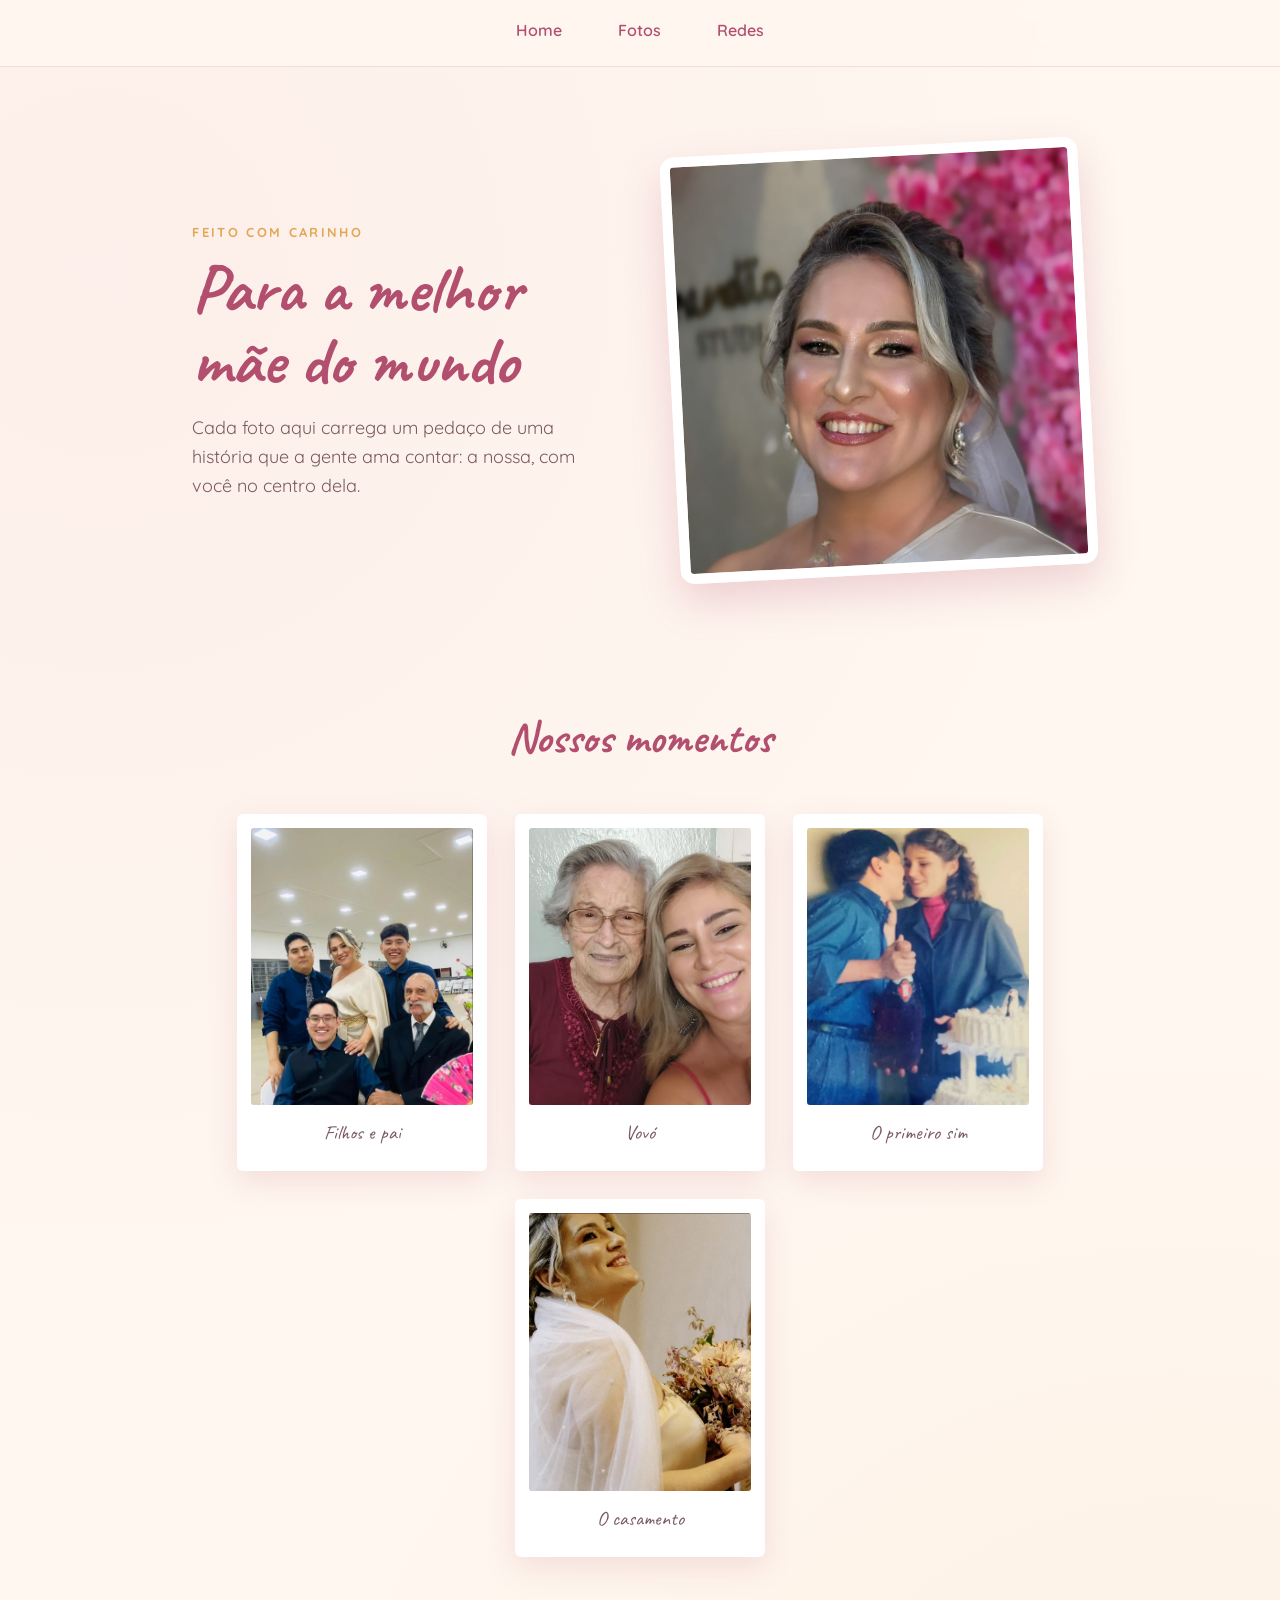
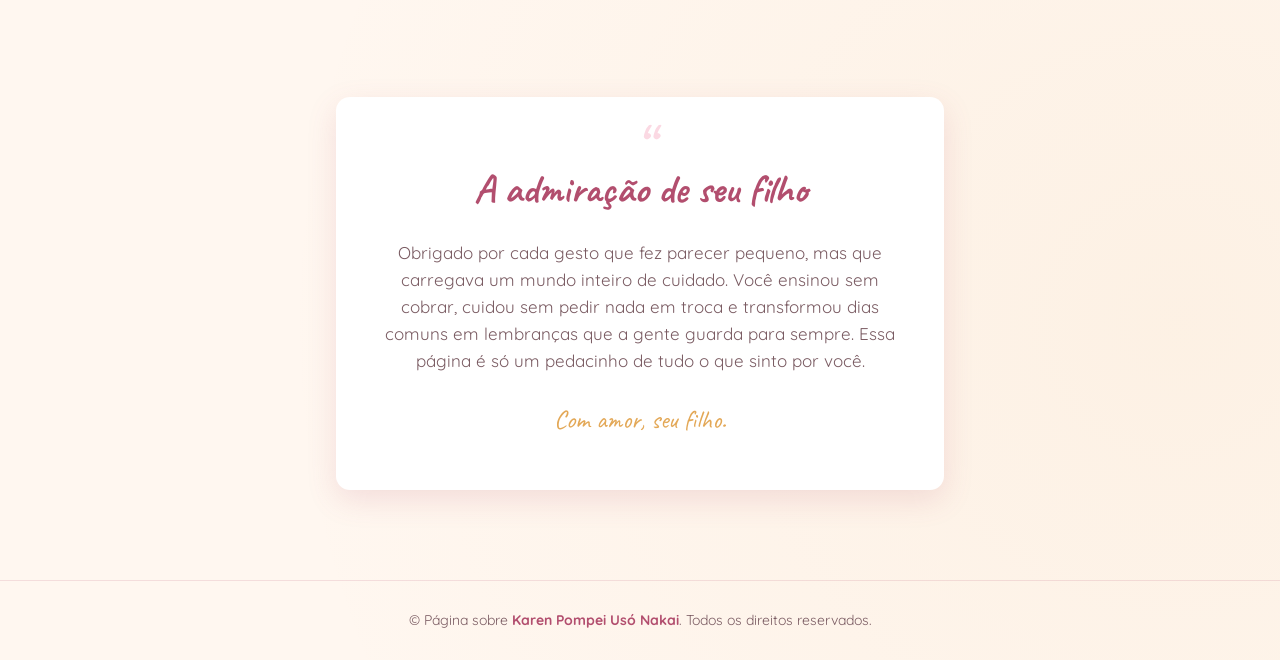
<file: index.html>
<!DOCTYPE html>
<html lang="pt-br">
<head>
    <meta charset="UTF-8">
    <meta name="viewport" content="width=device-width, initial-scale=1.0">
    <title>Para a melhor mãe do mundo — Karen Pompei Usó Nakai</title>
    <meta name="description" content="Uma página feita com carinho para celebrar momentos e homenagear a melhor mãe do mundo.">
    <link rel="stylesheet" href="./styles/style.css">
    <link rel="shortcut icon" href="./assets/favicon.ico" type="image/x-icon">
</head>
<body>
    <header class="cabecalho">
        <nav class="cabecalho_menu">
            <a href="./index.html" class="cabecalho_menu_links">Home</a>
            <a href="./fotos.html" class="cabecalho_menu_links">Fotos</a>
            <a href="./redes.html" class="cabecalho_menu_links">Redes</a>
        </nav>
    </header>

    <main class="conteudo">
        <section class="conteudo_inicio">
            <div class="conteudo_inicio_texto">
                <span class="detalhe">Feito com carinho</span>
                <h1 class="conteudo_inicio_titulo">Para a melhor mãe do mundo</h1>
                <p class="conteudo_inicio_subtitulo">Cada foto aqui carrega um pedaço de uma história que a gente ama contar: a nossa, com você no centro dela.</p>
            </div>
            <div class="conteudo_inicio_foto-wrap">
                <img src="./assets/MaquiagemCasamento.png" alt="Karen arrumada e sorrindo para o casamento" class="conteudo_inicio_foto">
            </div>
        </section>

        <section class="conteudo_momentos">
            <h2 class="conteudo_momentos_titulo">Nossos momentos</h2>
            <div class="conteudo_momentos_linha">
                <figure class="conteudo_momentos_coluna">
                    <img src="./assets/FilhosePai.png" alt="Os filhos com o pai" class="conteudo_momentos_foto">
                    <figcaption class="conteudo_momentos_legenda">Filhos e pai</figcaption>
                </figure>
                <figure class="conteudo_momentos_coluna">
                    <img src="./assets/Avo.png" alt="A avó com a família" class="conteudo_momentos_foto">
                    <figcaption class="conteudo_momentos_legenda">Vovó</figcaption>
                </figure>
                <figure class="conteudo_momentos_coluna">
                    <img src="./assets/PrimeiroCasamento.png" alt="O primeiro casamento" class="conteudo_momentos_foto">
                    <figcaption class="conteudo_momentos_legenda">O primeiro sim</figcaption>
                </figure>
                <figure class="conteudo_momentos_coluna">
                    <img src="./assets/Casamento.png" alt="O casamento" class="conteudo_momentos_foto">
                    <figcaption class="conteudo_momentos_legenda">O casamento</figcaption>
                </figure>
            </div>
        </section>

        <section class="conteudo_dedicatoria">
            <div class="conteudo_dedicatoria_cartao">
                <span class="conteudo_dedicatoria_aspas" aria-hidden="true">&ldquo;</span>
                <h2 class="conteudo_dedicatoria_titulo">A admiração de seu filho</h2>
                <p class="conteudo_dedicatoria_mensagem">
                    Obrigado por cada gesto que fez parecer pequeno, mas que carregava um mundo inteiro de cuidado.
                    Você ensinou sem cobrar, cuidou sem pedir nada em troca e transformou dias comuns em lembranças que a gente guarda para sempre. Essa página é só um pedacinho de tudo o que sinto por você.
                </p>
                <span class="conteudo_dedicatoria_assinatura">Com amor, seu filho.</span>
            </div>
        </section>
    </main>

    <footer class="rodape-wrap">
        <p class="rodape">&copy; Página sobre <strong>Karen Pompei Usó Nakai</strong>. Todos os direitos reservados.</p>
    </footer>
</body>
</html>
</file>
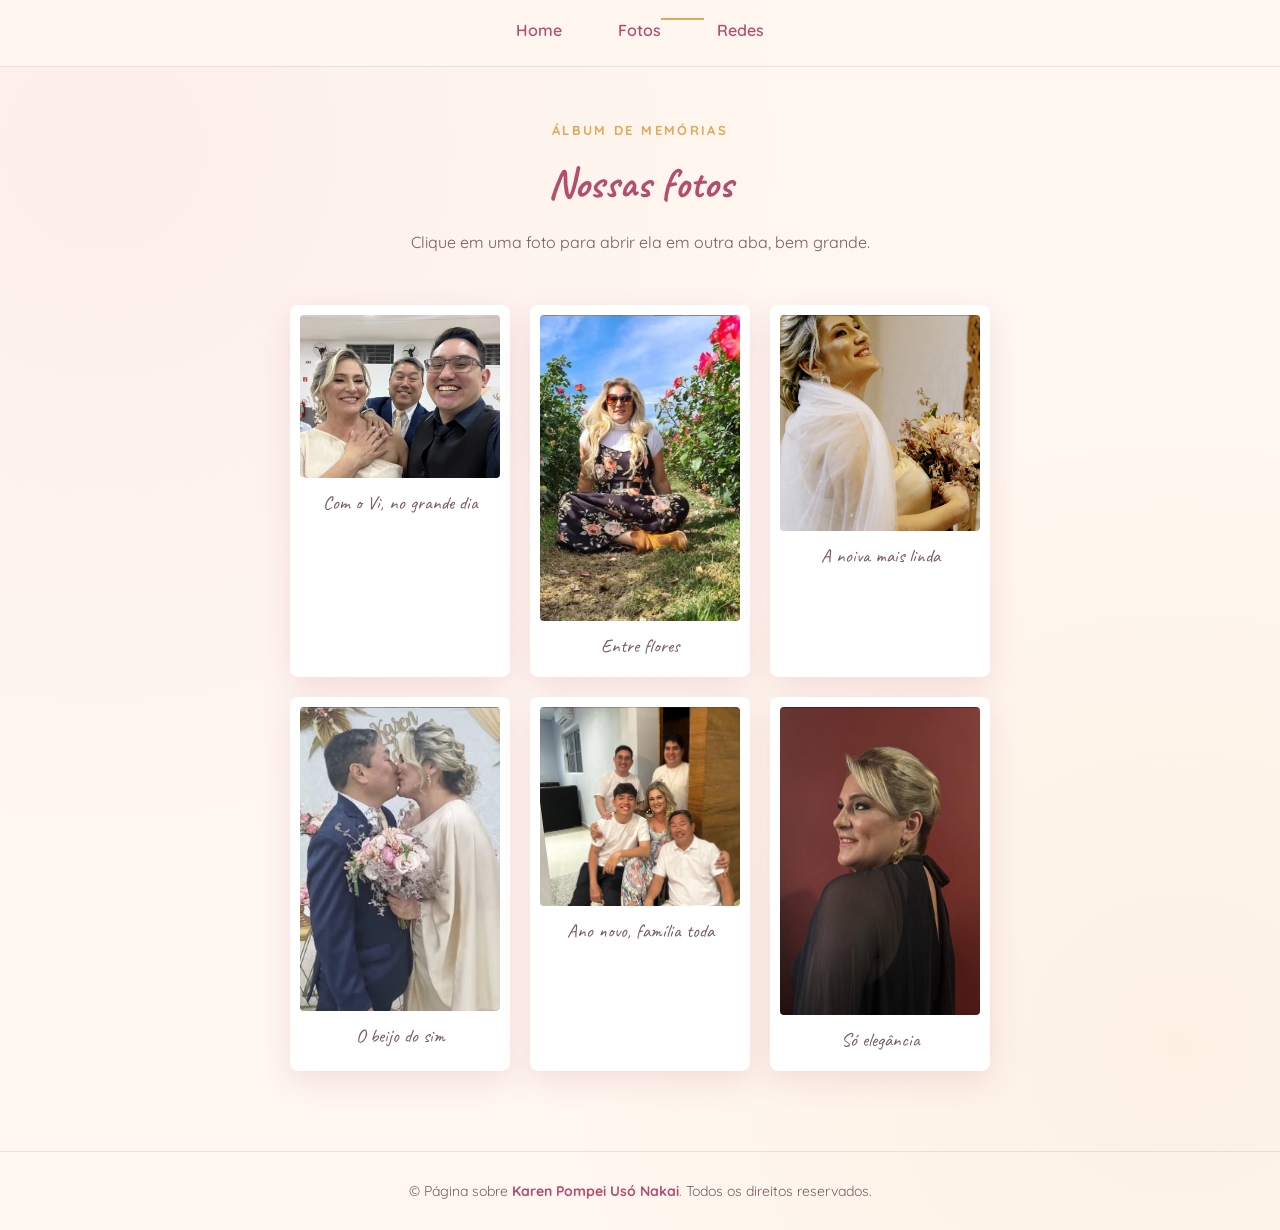
<file: fotos.html>
<!DOCTYPE html>
<html lang="pt-br">
<head>
    <meta charset="UTF-8">
    <meta name="viewport" content="width=device-width, initial-scale=1.0">
    <title>Fotos — Karen Pompei Usó Nakai</title>
    <meta name="description" content="Uma galeria de fotos e momentos especiais com a melhor mãe do mundo.">
    <link rel="stylesheet" href="./styles/style.css">
    <link rel="shortcut icon" href="./assets/favicon.ico" type="image/x-icon">
</head>
<body>
    <header class="cabecalho">
        <nav class="cabecalho_menu">
            <a href="./index.html" class="cabecalho_menu_links">Home</a>
            <a href="./fotos.html" class="cabecalho_menu_links ativo" aria-current="page">Fotos</a>
            <a href="./redes.html" class="cabecalho_menu_links">Redes</a>
        </nav>
    </header>

    <main class="conteudo">
        <section class="conteudo_cabecalho-pagina">
            <span class="detalhe">Álbum de memórias</span>
            <h1 class="conteudo_cabecalho-pagina_titulo">Nossas fotos</h1>
            <p class="conteudo_cabecalho-pagina_subtitulo">Clique em uma foto para abrir ela em outra aba, bem grande.</p>
        </section>

        <section class="conteudo_galeria">
            <div class="conteudo_galeria_grade">

                <figure class="conteudo_galeria_item">
                    <a href="./assets/VitorCasamento.png" target="_blank">
                        <img src="./assets/VitorCasamento.png" alt="Descreva este momento aqui" class="conteudo_galeria_foto">
                    </a>
                    <figcaption class="conteudo_galeria_legenda">Com o Vi, no grande dia</figcaption>
                </figure>

                <figure class="conteudo_galeria_item">
                    <a href="./assets/CampoDeFlor.png" target="_blank">
                        <img src="./assets/CampoDeFlor.png" alt="Descreva este momento aqui" class="conteudo_galeria_foto">
                    </a>
                    <figcaption class="conteudo_galeria_legenda">Entre flores</figcaption>
                </figure>

                <figure class="conteudo_galeria_item">
                    <a href="./assets/Casamento.png" target="_blank">
                        <img src="./assets/Casamento.png" alt="Descreva este momento aqui" class="conteudo_galeria_foto">
                    </a>
                    <figcaption class="conteudo_galeria_legenda">A noiva mais linda</figcaption>
                </figure>

                <figure class="conteudo_galeria_item">
                    <a href="./assets/BeijoCasamento.png" target="_blank">
                        <img src="./assets/BeijoCasamento.png" alt="Descreva este momento aqui" class="conteudo_galeria_foto">
                    </a>
                    <figcaption class="conteudo_galeria_legenda">O beijo do sim</figcaption>
                </figure>

                <figure class="conteudo_galeria_item">
                    <a href="./assets/AnoNovo.png" target="_blank">
                        <img src="./assets/AnoNovo.png" alt="Descreva este momento aqui" class="conteudo_galeria_foto">
                    </a>
                    <figcaption class="conteudo_galeria_legenda">Ano novo, família toda</figcaption>
                </figure>

                <figure class="conteudo_galeria_item">
                    <a href="./assets/AniversarioPatrao.png" target="_blank">
                        <img src="./assets/AniversarioPatrao.png" alt="Descreva este momento aqui" class="conteudo_galeria_foto">
                    </a>
                    <figcaption class="conteudo_galeria_legenda">Só elegância</figcaption>
                </figure>

            </div>
        </section>
    </main>

    <footer class="rodape-wrap">
        <p class="rodape">&copy; Página sobre <strong>Karen Pompei Usó Nakai</strong>. Todos os direitos reservados.</p>
    </footer>
</body>
</html>
</file>
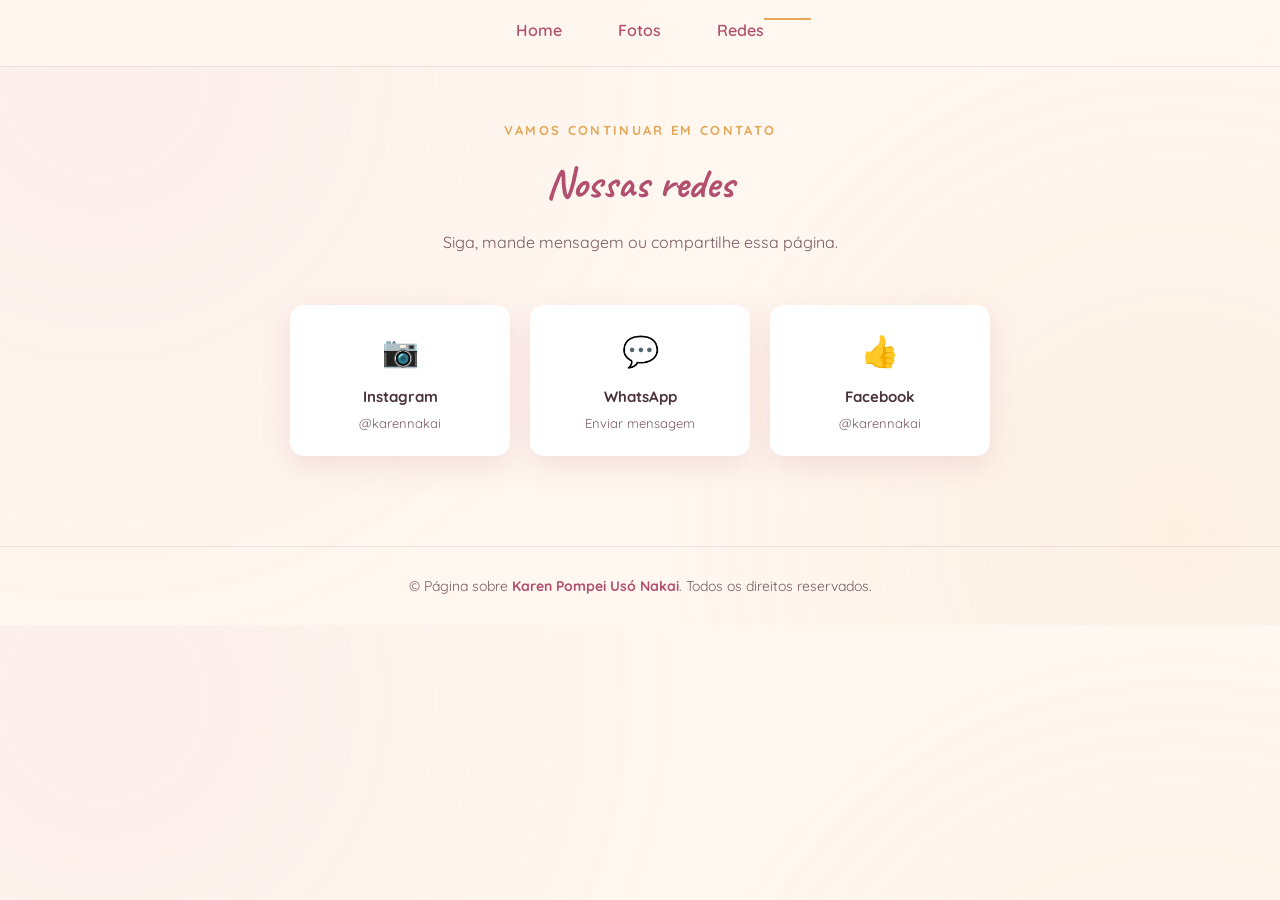
<file: redes.html>
<!DOCTYPE html>
<html lang="pt-br">
<head>
    <meta charset="UTF-8">
    <meta name="viewport" content="width=device-width, initial-scale=1.0">
    <title>Redes — Karen Pompei Usó Nakai</title>
    <meta name="description" content="Onde encontrar e compartilhar mais momentos com a melhor mãe do mundo.">
    <link rel="stylesheet" href="./styles/style.css">
    <link rel="shortcut icon" href="./assets/favicon.ico" type="image/x-icon">
</head>
<body>
    <header class="cabecalho">
        <nav class="cabecalho_menu">
            <a href="./index.html" class="cabecalho_menu_links">Home</a>
            <a href="./fotos.html" class="cabecalho_menu_links">Fotos</a>
            <a href="./redes.html" class="cabecalho_menu_links ativo" aria-current="page">Redes</a>
        </nav>
    </header>

    <main class="conteudo">
        <section class="conteudo_cabecalho-pagina">
            <span class="detalhe">Vamos continuar em contato</span>
            <h1 class="conteudo_cabecalho-pagina_titulo">Nossas redes</h1>
            <p class="conteudo_cabecalho-pagina_subtitulo">Siga, mande mensagem ou compartilhe essa página.</p>
        </section>

        <section class="conteudo_redes">
            <div class="conteudo_redes_grade">

                <a href="#" target="_blank" rel="noopener" class="conteudo_redes_cartao">
                    <span class="conteudo_redes_icone" aria-hidden="true">📷</span>
                    <span class="conteudo_redes_nome">Instagram</span>
                    <span class="conteudo_redes_arroba">@karennakai</span>
                </a>

                <a href="#" target="_blank" rel="noopener" class="conteudo_redes_cartao">
                    <span class="conteudo_redes_icone" aria-hidden="true">💬</span>
                    <span class="conteudo_redes_nome">WhatsApp</span>
                    <span class="conteudo_redes_arroba">Enviar mensagem</span>
                </a>

                <a href="#" target="_blank" rel="noopener" class="conteudo_redes_cartao">
                    <span class="conteudo_redes_icone" aria-hidden="true">👍</span>
                    <span class="conteudo_redes_nome">Facebook</span>
                    <span class="conteudo_redes_arroba">@karennakai</span>
                </a>

            </div>
        </section>
    </main>

    <footer class="rodape-wrap">
        <p class="rodape">&copy; Página sobre <strong>Karen Pompei Usó Nakai</strong>. Todos os direitos reservados.</p>
    </footer>
</body>
</html>
</file>
<file: styles/style.css>
@import url('https://fonts.googleapis.com/css2?family=Caveat:wght@400..700&family=Quicksand:wght@400;500;600;700&display=swap');

:root{
    
    --papel:        #FFF7F0;
    --papel-cartao:  #FFFFFF;
    --rosa-suave:   #FBD9E3;
    --rosa-profundo:#D6688A;
    --rosa-escuro:  #B24E6E;
    --dourado:      #E3A857;
    --tinta:        #4A3339;
    --tinta-suave:  #7A5B62;
    --branco:       #FFFFFF;

    --fonte-manuscrita: "Caveat", cursive;
    --fonte-corpo: "Quicksand", sans-serif;

    --sombra-suave: 0 10px 30px rgba(178, 78, 110, 0.15);
    --sombra-forte: 0 18px 40px rgba(178, 78, 110, 0.22);

    --raio: 14px;
}

*{
    padding: 0;
    margin: 0;
    box-sizing: border-box;
}

body{
    background-color: var(--papel);
    background-image:
        radial-gradient(circle at 8% 12%, rgba(214,104,138,0.06) 0, transparent 45%),
        radial-gradient(circle at 92% 85%, rgba(227,168,87,0.08) 0, transparent 40%);
    color: var(--tinta);
    font-family: var(--fonte-corpo);
    line-height: 1.6;
}

img{
    display: block;
    max-width: 100%;
}

a{
    color: inherit;
}

::selection{
    background: var(--rosa-suave);
    color: var(--rosa-escuro);
}

.cabecalho{
    position: sticky;
    top: 0;
    z-index: 10;
    background-color: rgba(255, 247, 240, 0.9);
    backdrop-filter: blur(8px);
    border-bottom: 1px solid rgba(178, 78, 110, 0.15);
    padding: 18px 8%;
}

.cabecalho_menu{
    display: flex;
    align-items: center;
    justify-content: center;
    gap: 56px;
}

.cabecalho_menu_links{
    position: relative;
    color: var(--rosa-escuro);
    text-decoration: none;
    font-family: var(--fonte-corpo);
    font-weight: 600;
    font-size: 16px;
    padding-bottom: 4px;
}

.cabecalho_menu_links::after{
    content: "";
    position: absolute;
    height: 2px;
    background-color: var(--dourado);
    transition: width 0.25s ease;
}

.cabecalho_menu_links:hover::after,
.cabecalho_menu_links:focus-visible::after{
    width: 100%;
}

.cabecalho_menu_links:focus-visible{
    outline: 2px solid var(--dourado);
    outline-offset: 4px;
    border-radius: 4px;
}

.cabecalho_menu_links.ativo::after{
    width: 100%;
}

.conteudo{
    max-width: 1100px;
    margin: 0 auto;
    padding: 0 8%;
}

.detalhe{
    display: inline-block;
    font-family: var(--fonte-corpo);
    font-weight: 700;
    font-size: 13px;
    letter-spacing: 0.18em;
    text-transform: uppercase;
    color: var(--dourado);
    margin-bottom: 10px;
}

.conteudo_inicio{
    display: flex;
    align-items: center;
    justify-content: space-between;
    gap: 60px;
    padding: 80px 0 60px;
}

.conteudo_inicio_texto{
    flex: 1;
    min-width: 280px;
}

.conteudo_inicio_titulo{
    font-family: var(--fonte-manuscrita);
    font-weight: 700;
    font-size: clamp(42px, 6vw, 68px);
    line-height: 1.05;
    color: var(--rosa-escuro);
}

.conteudo_inicio_subtitulo{
    margin-top: 18px;
    max-width: 42ch;
    font-size: 18px;
    color: var(--tinta-suave);
}

.conteudo_inicio_foto-wrap{
    flex: 1;
    min-width: 260px;
    display: flex;
    justify-content: center;
}

.conteudo_inicio_foto{
    width: 100%;
    max-width: 420px;
    border-radius: var(--raio);
    border: 10px solid var(--papel-cartao);
    box-shadow: var(--sombra-forte);
    transform: rotate(-3deg);
    transition: transform 0.35s ease;
}

.conteudo_inicio_foto:hover{
    transform: rotate(0deg) scale(1.02);
}

.conteudo_momentos{
    padding: 70px 0;
    text-align: center;
}

.conteudo_momentos_titulo{
    font-family: var(--fonte-manuscrita);
    font-size: clamp(32px, 4vw, 44px);
    color: var(--rosa-escuro);
    margin-bottom: 40px;
}

.conteudo_momentos_linha{
    display: flex;
    flex-wrap: wrap;
    justify-content: center;
    gap: 28px;
}

.conteudo_momentos_coluna{
    flex: 1 1 220px;
    max-width: 250px;
    background-color: var(--papel-cartao);
    padding: 14px 14px 22px;
    border-radius: 6px;
    box-shadow: var(--sombra-suave);
    transition: transform 0.3s ease, box-shadow 0.3s ease;
}

.conteudo_momentos_coluna:hover{
    transform: rotate(0deg) translateY(-6px);
    box-shadow: var(--sombra-forte);
    z-index: 2;
    position: relative;
}

.conteudo_momentos_foto{
    width: 100%;
    aspect-ratio: 4 / 5;
    object-fit: cover;
    border-radius: 3px;
}

.conteudo_momentos_legenda{
    display: block;
    margin-top: 12px;
    font-family: var(--fonte-manuscrita);
    font-size: 20px;
    color: var(--tinta-suave);
}


.conteudo_dedicatoria{
    display: flex;
    flex-direction: column;
    align-items: center;
    text-align: center;
    padding: 70px 0 90px;
}

.conteudo_dedicatoria_cartao{
    max-width: 680px;
    background-color: var(--papel-cartao);
    border-radius: var(--raio);
    padding: 50px 44px;
    box-shadow: var(--sombra-suave);
    position: relative;
}

.conteudo_dedicatoria_aspas{
    font-family: var(--fonte-manuscrita);
    font-size: 64px;
    color: var(--rosa-suave);
    line-height: 0;
    display: block;
    margin-bottom: 10px;
}

.conteudo_dedicatoria_titulo{
    font-family: var(--fonte-manuscrita);
    font-size: clamp(30px, 4vw, 40px);
    color: var(--rosa-escuro);
    margin-bottom: 18px;
}

.conteudo_dedicatoria_mensagem{
    font-family: var(--fonte-corpo);
    font-size: 17px;
    color: var(--tinta-suave);
    max-width: 52ch;
    margin: 0 auto;
}

.conteudo_dedicatoria_assinatura{
    display: block;
    margin-top: 24px;
    font-family: var(--fonte-manuscrita);
    font-size: 26px;
    color: var(--dourado);
}

.rodape-wrap{
    border-top: 1px solid rgba(178, 78, 110, 0.15);
    padding: 28px 8%;
    text-align: center;
}

.rodape{
    font-family: var(--fonte-corpo);
    font-size: 14px;
    color: var(--tinta-suave);
}

.rodape strong{
    color: var(--rosa-escuro);
}

.conteudo_cabecalho-pagina{
    text-align: center;
    padding: 50px 0 20px;
}

.conteudo_cabecalho-pagina_titulo{
    font-family: var(--fonte-manuscrita);
    font-size: 42px;
    color: var(--rosa-escuro);
}

.conteudo_cabecalho-pagina_subtitulo{
    margin-top: 12px;
    font-size: 16px;
    color: var(--tinta-suave);
}

.conteudo_galeria{
    padding: 20px 0 80px;
}

.conteudo_galeria_grade{
    display: flex;
    flex-wrap: wrap;
    justify-content: center;
    gap: 20px;
    margin-top: 10px;
}

.conteudo_galeria_item{
    width: 220px;
    background-color: var(--papel-cartao);
    padding: 10px 10px 16px;
    border-radius: 8px;
    box-shadow: var(--sombra-suave);
    text-align: center;
    transition: box-shadow 0.2s ease;
}

.conteudo_galeria_item:hover{
    box-shadow: var(--sombra-forte);
}

.conteudo_galeria_foto{
    width: 100%;
    border-radius: 4px;
}

.conteudo_galeria_legenda{
    display: block;
    margin-top: 10px;
    font-family: var(--fonte-manuscrita);
    font-size: 19px;
    color: var(--tinta-suave);
}

.conteudo_redes{
    padding: 20px 0 90px;
}

.conteudo_redes_grade{
    display: flex;
    flex-wrap: wrap;
    justify-content: center;
    gap: 20px;
    margin-top: 10px;
}

.conteudo_redes_cartao{
    width: 220px;
    background-color: var(--papel-cartao);
    padding: 22px;
    border-radius: var(--raio);
    box-shadow: var(--sombra-suave);
    text-decoration: none;
    text-align: center;
    transition: box-shadow 0.2s ease;
}

.conteudo_redes_cartao:hover,
.conteudo_redes_cartao:focus-visible{
    box-shadow: var(--sombra-forte);
}

.conteudo_redes_icone{
    display: block;
    font-size: 30px;
    margin-bottom: 10px;
}

.conteudo_redes_nome{
    display: block;
    font-family: var(--fonte-corpo);
    font-weight: 700;
    font-size: 15px;
    color: var(--tinta);
}

.conteudo_redes_arroba{
    display: block;
    margin-top: 4px;
    font-size: 13px;
    color: var(--tinta-suave);
}

@media (max-width: 720px){
    .cabecalho_menu{
        gap: 32px;
    }

    .conteudo_inicio{
        flex-direction: column;
        text-align: center;
        padding: 56px 0 40px;
    }

    .conteudo_inicio_subtitulo{
        margin-left: auto;
        margin-right: auto;
    }

    .conteudo_dedicatoria_cartao{
        padding: 36px 26px;
    }
}

@media (max-width: 420px){
    .cabecalho{
        padding: 16px 6%;
    }

    .cabecalho_menu{
        gap: 20px;
    }

    .cabecalho_menu_links{
        font-size: 13px;
    }

    .conteudo{
        padding: 0 6%;
    }

    .conteudo_galeria_item,
    .conteudo_redes_cartao{
        width: 100%;
    }
}
</file>
